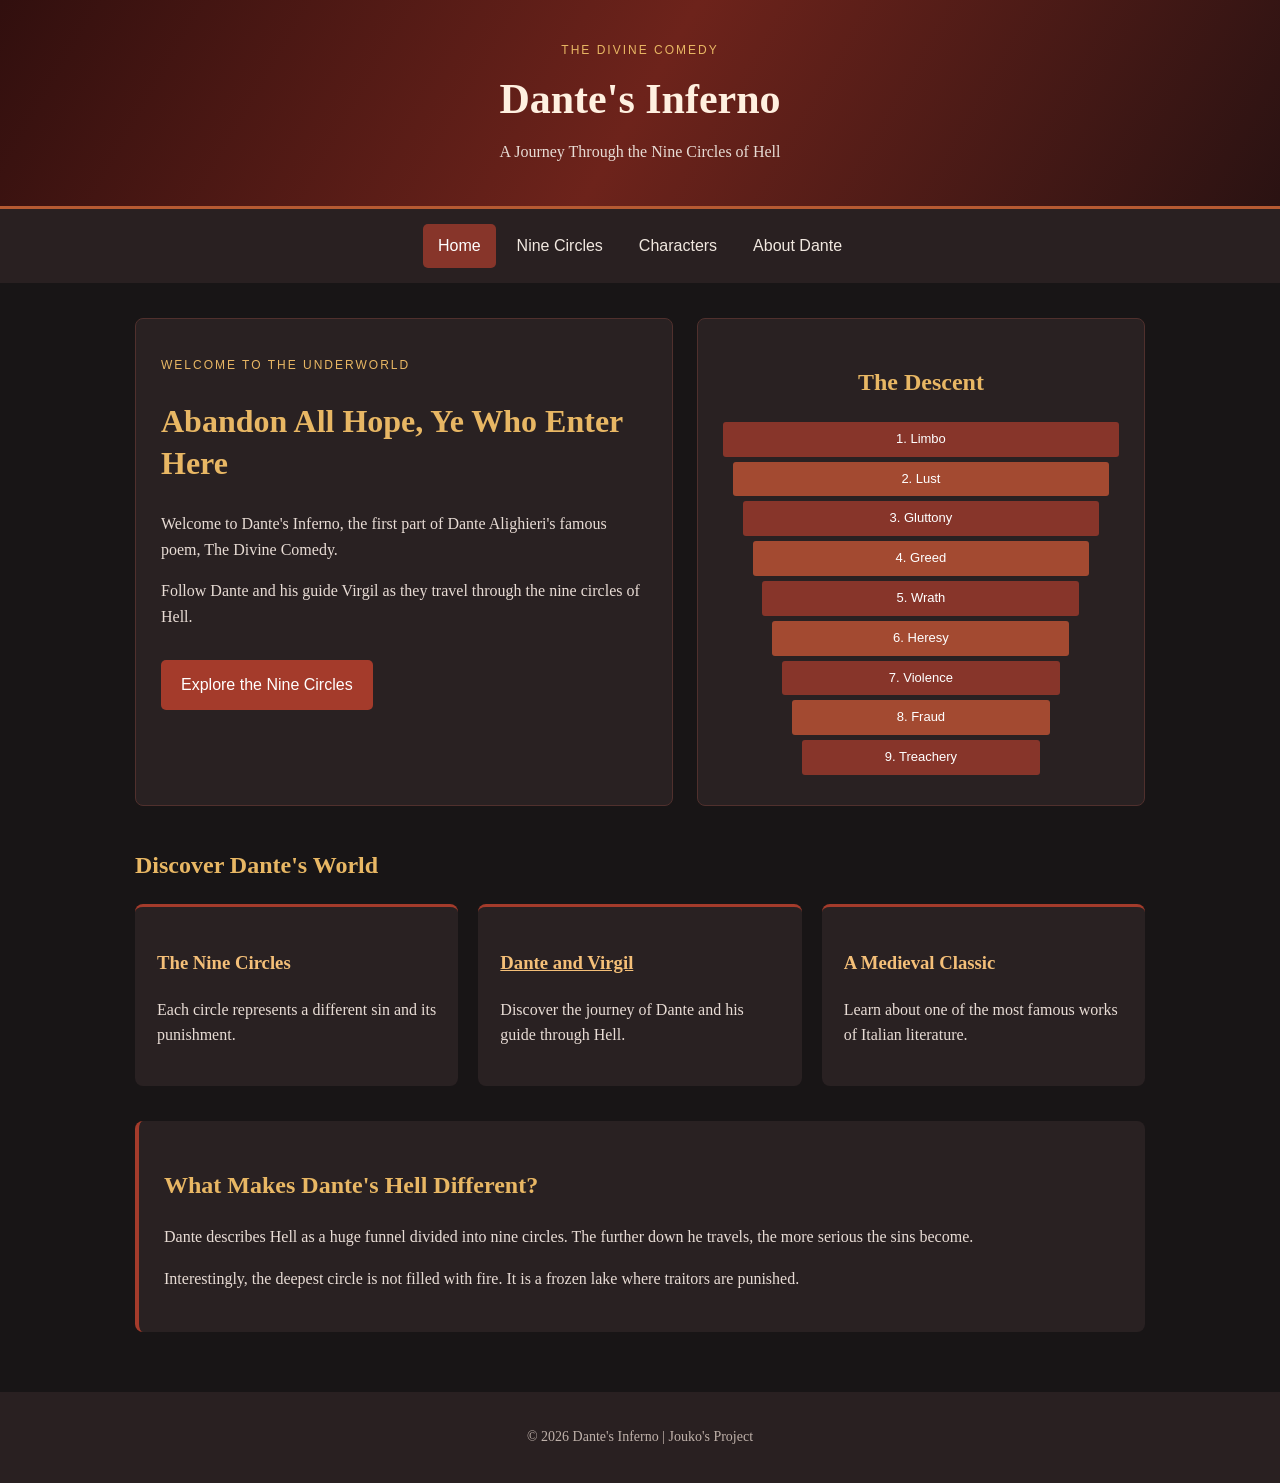
<file: index.html>
<!DOCTYPE html>
<html lang="en">
<head>
    <meta charset="UTF-8">
    <meta name="viewport" content="width=device-width, initial-scale=1.0">
    <title>Dante's Inferno - Home</title>
    <link rel="stylesheet" href="style.css">
</head>
<body>

<header>
    <p class="subtitle">THE DIVINE COMEDY</p>
    <h1>Dante's Inferno</h1>
    <p>A Journey Through the Nine Circles of Hell</p>
</header>

<nav aria-label="Main navigation">
    <a class="active" aria-current="page" href="index.html">Home</a>
    <a href="circles.html">Nine Circles</a>
    <a href="characters.html">Characters</a>
    <a href="about.html">About Dante</a>
</nav>

<main>
    <div class="hero">
        <div class="hero-text">
            <p class="subtitle">WELCOME TO THE UNDERWORLD</p>
            <h2>Abandon All Hope, Ye Who Enter Here</h2>

            <p>
                Welcome to Dante's Inferno, the first part of Dante Alighieri's
                famous poem, The Divine Comedy.
            </p>

            <p>
                Follow Dante and his guide Virgil as they travel through
                the nine circles of Hell.
            </p>

            <a class="button" href="circles.html">Explore the Nine Circles</a>
        </div>

        <div class="diagram">
            <h2>The Descent</h2>
            <div class="level level1">1. Limbo</div>
            <div class="level level2">2. Lust</div>
            <div class="level level3">3. Gluttony</div>
            <div class="level level4">4. Greed</div>
            <div class="level level5">5. Wrath</div>
            <div class="level level6">6. Heresy</div>
            <div class="level level7">7. Violence</div>
            <div class="level level8">8. Fraud</div>
            <div class="level level9">9. Treachery</div>
        </div>
    </div>

    <section>
        <h2>Discover Dante's World</h2>

        <div class="cards">
            <article class="card">
                <h3>The Nine Circles</h3>
                <p>Each circle represents a different sin and its punishment.</p>
            </article>

            <article class="card">
                <h3><a href="characters.html">Dante and Virgil</a></h3>
                <p>Discover the journey of Dante and his guide through Hell.</p>
            </article>

            <article class="card">
                <h3>A Medieval Classic</h3>
                <p>Learn about one of the most famous works of Italian literature.</p>
            </article>
        </div>
    </section>

    <section class="content-box">
        <h2>What Makes Dante's Hell Different?</h2>

        <p>
            Dante describes Hell as a huge funnel divided into nine circles.
            The further down he travels, the more serious the sins become.
        </p>

        <p>
            Interestingly, the deepest circle is not filled with fire.
            It is a frozen lake where traitors are punished.
        </p>
    </section>
</main>

<footer>
    <p>&copy; 2026 Dante's Inferno | Jouko's Project</p>
</footer>

</body>
</html>
</file>
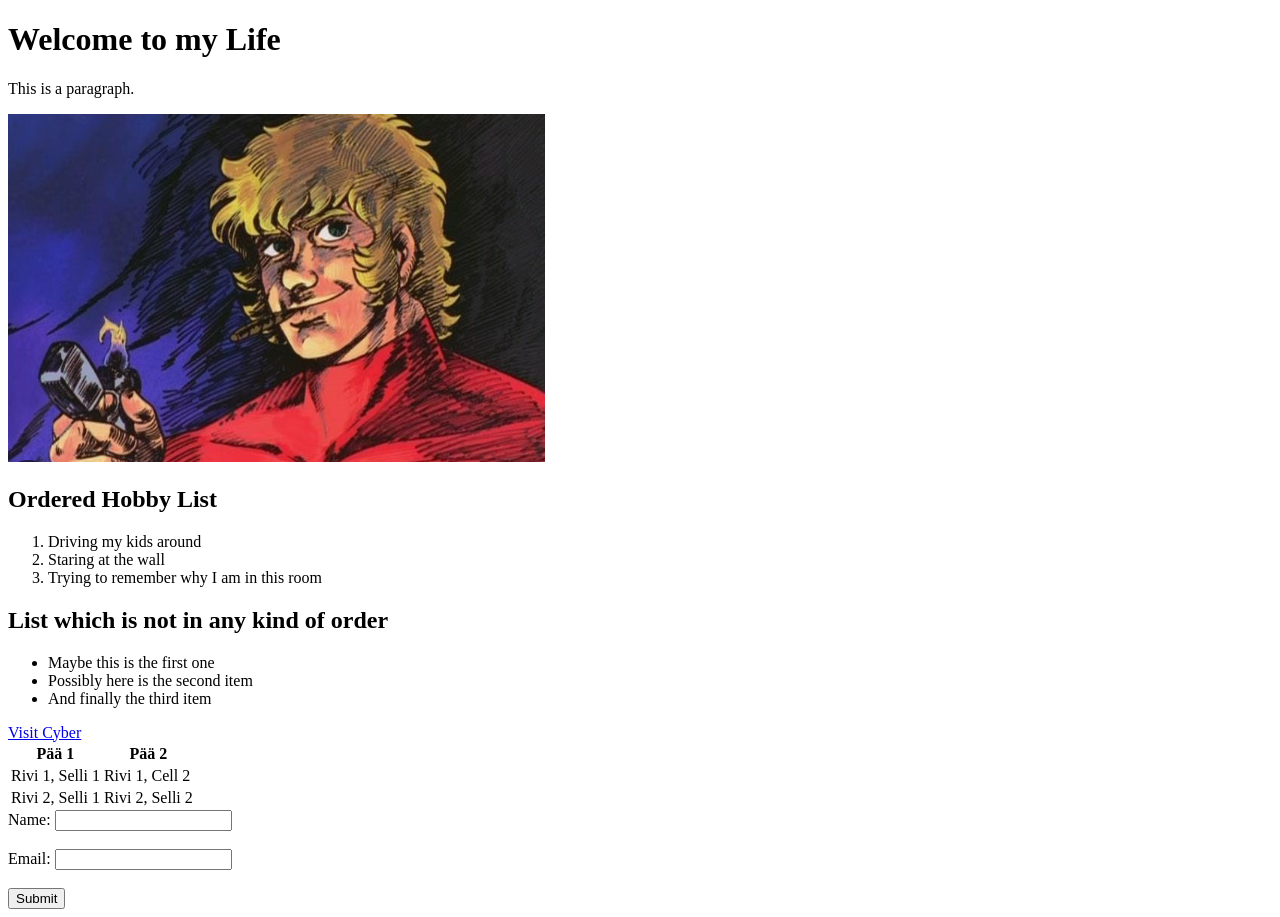
<file: Small assigments/WS01/index.html>
<!DOCTYPE html>
    <html lang="en">
    <head>
        <title>My Precious HTML Page</title>
    </head>
    <body>
        <h1>Welcome to my Life</h1>
        <p>This is a paragraph.</p>
        <img src="Cobra.png" alt="Memories from my childhood">
    
    <h2>Ordered Hobby List</h2>
    <ol>
        <li>Driving my kids around</li>
        <li>Staring at the wall</li>
        <li>Trying to remember why I am in this room</li>
    </ol>
    
    <h2>List which is not in any kind of order</h2>
    <ul>
        <li>Maybe this is the first one</li>
        <li>Possibly here is the second item</li>
        <li>And finally the third item</li>

    </ul><a href="https://kyberturvallisuuskeskus.fi/fi">Visit Cyber</a>

<table>
    <tr>
        <th>Pää 1</th>
        <th>Pää 2</th>
    </tr>
    <tr>
        <td>Rivi 1, Selli 1</td>
        <td>Rivi 1, Cell 2</td>
    </tr>
    <tr>
        <td>Rivi 2, Selli 1</td>
        <td>Rivi 2, Selli 2</td>
    </tr>
    </table>
<form>
    <label for="name">Name:</label>
    <input type="text" id="name" name="name"><br><br>
    <label for="email">Email:</label>
    <input type="email" id="email" name="email"><br><br>
    <input type="submit" value="Submit">
    </form>
    </body>
    </html>
</file>
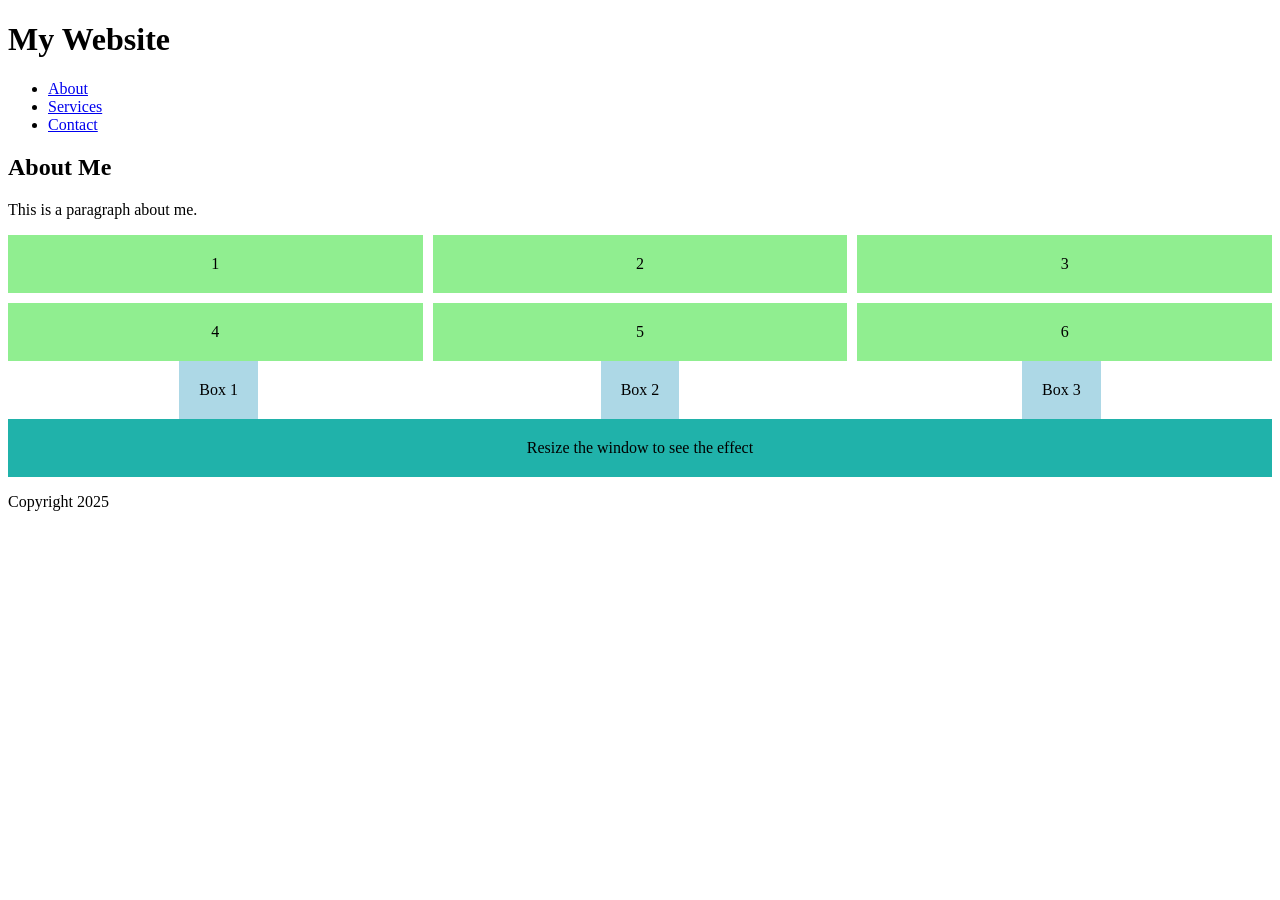
<file: Small assigments/WS04/index.html>
<!DOCTYPE html>
    <html lang="en">
    <head>
      <title>WS04</title>
    <link rel="stylesheet" href="styles.css">
   
    </head>
    <body>
       <header>
  <h1>My Website</h1>
  <nav>
    <ul>
      <li><a href="#about">About</a></li>
      <li><a href="#services">Services</a></li>
      <li><a href="#contact">Contact</a></li>
    </ul>
  </nav>
</header>

<main>
  <section id="about">
    <h2>About Me</h2>
    <p>This is a paragraph about me.</p>
  </section>

<div class="grid-container">
  <div class="grid-item">1</div>
  <div class="grid-item">2</div>
  <div class="grid-item">3</div>
  <div class="grid-item">4</div>
  <div class="grid-item">5</div>
  <div class="grid-item">6</div>
</div>

<div class="flex-container">
  <div class="box">Box 1</div>
  <div class="box">Box 2</div>
  <div class="box">Box 3</div>
</div>

<div class="responsive-box">Resize the window to see the effect</div>

</main>

<footer>
  <p>Copyright 2025</p>
</footer>



    </body>
    </html>
</file>
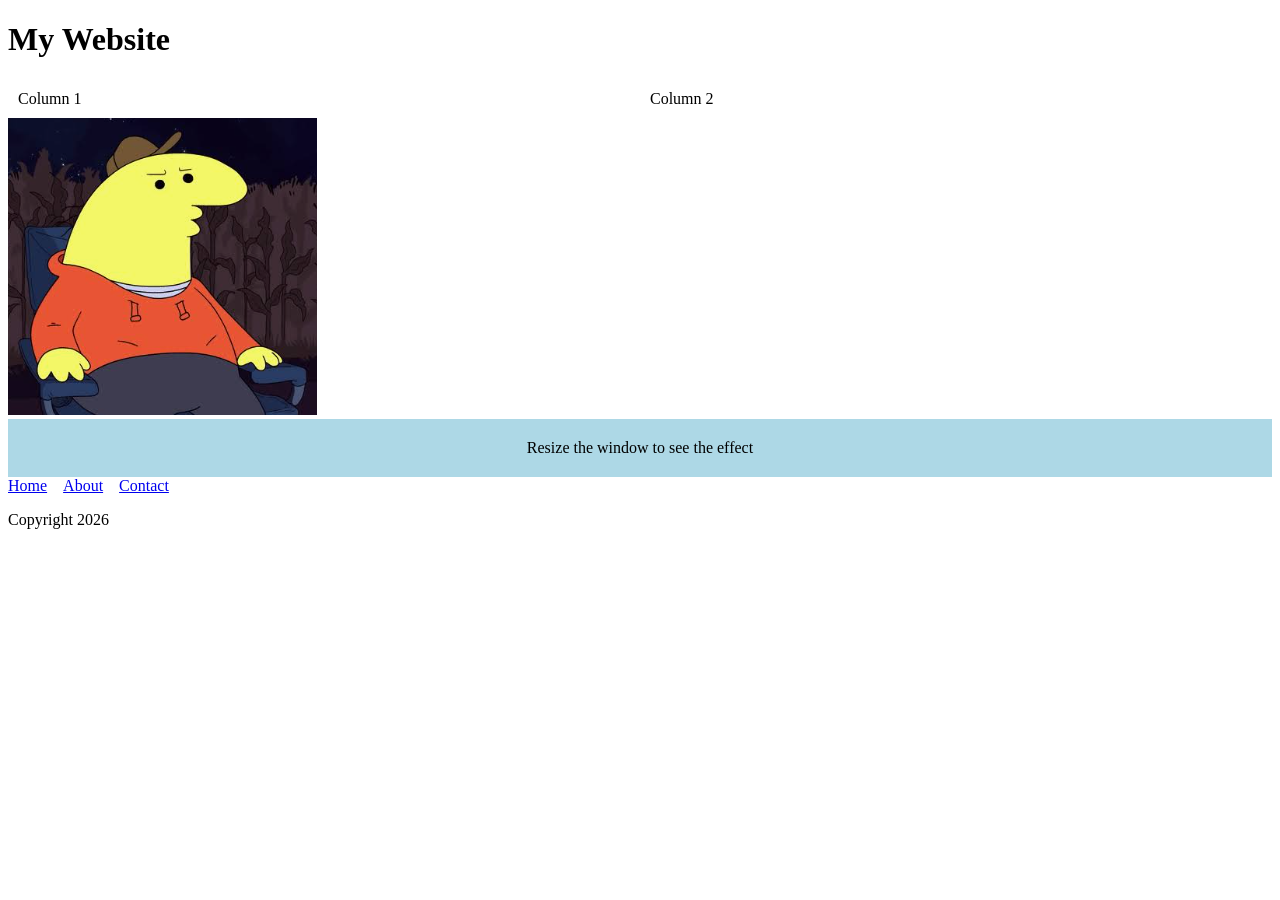
<file: Small assigments/WS05/index.html>
<!DOCTYPE html>
    <html lang="en">
    <head>
      <title>WS05</title>
    <link rel="stylesheet" href="styles.css">
    <meta name="viewport" content="width=device-width, initial-scale=1">
    </head>
    <body>
       <header>
  <h1>My Website</h1>
 
</header>

<main>
 
<div class="responsive-container">
      <div class="column">Column 1</div>
      <div class="column">Column 2</div>
    </div>

<img src="Smile.png" alt="Responsive Image" class="responsive-image">

<div class="media-query-box">Resize the window to see the effect</div>

<nav class="responsive-nav">
      <button type="button" class="menu-toggle" aria-expanded="false" aria-controls="nav-list">☰ Menu</button>
        <ul class="nav-list" id="nav-list">
        <li><a href="#">Home</a></li>
        <li><a href="#">About</a></li>
        <li><a href="#">Contact</a></li>
      </ul>
    </nav>

</main>

<footer>
  <p>Copyright 2026</p>
</footer>

<script>
  const menuButton = document.querySelector(".menu-toggle");

  menuButton.addEventListener("click", () => {
    const isOpen = menuButton.getAttribute("aria-expanded") === "true";
    menuButton.setAttribute("aria-expanded", String(!isOpen));
  });
</script>

    </body>
    </html>
</file>
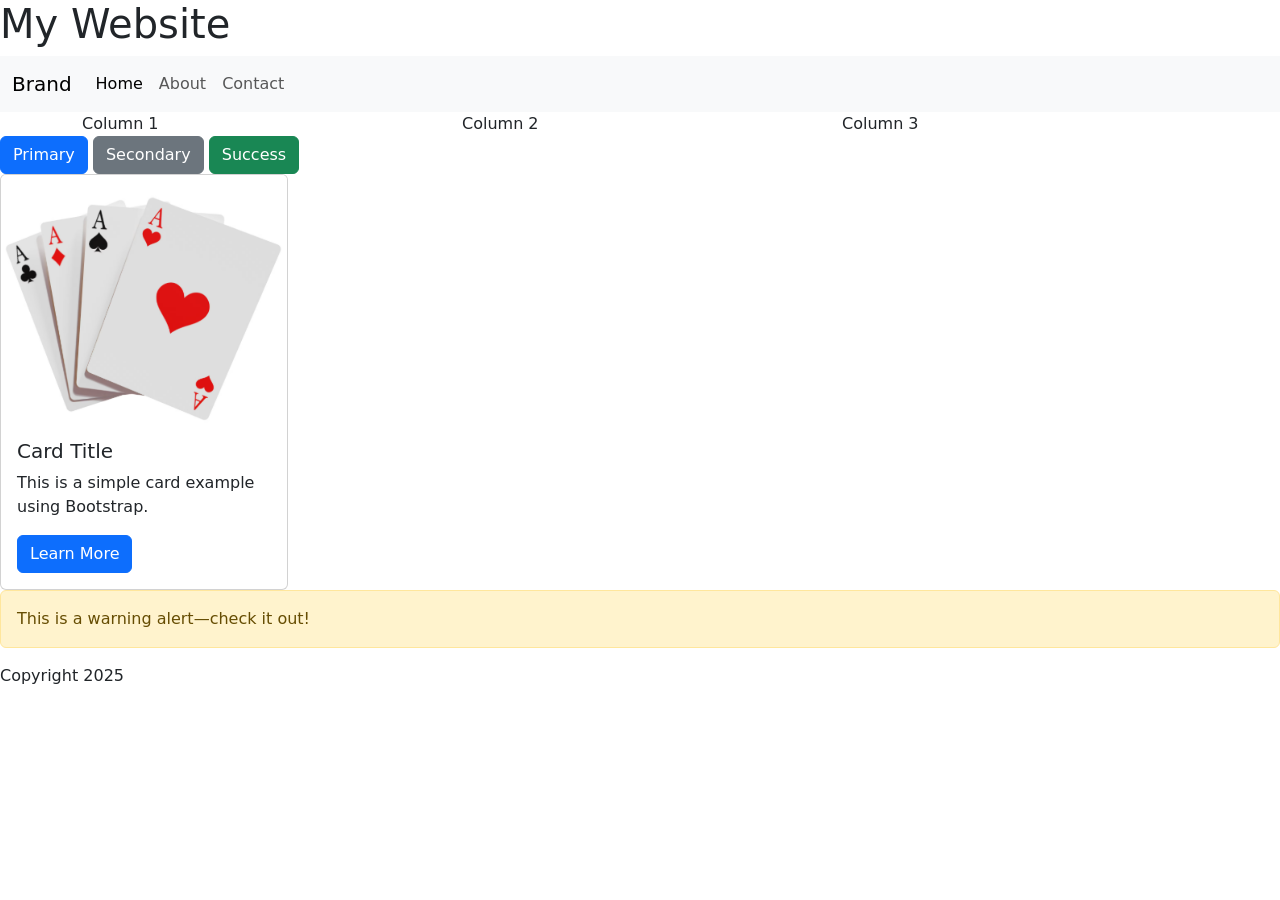
<file: Small assigments/WS06/index.html>
<!DOCTYPE html>
    <html lang="en">
    <head>
      <title>WS06</title>
    <!-- Bootstrap CSS -->
<link href="https://cdn.jsdelivr.net/npm/bootstrap@5.3.0/dist/css/bootstrap.min.css" rel="stylesheet">

<!-- Bootstrap JavaScript (place before closing </body> tag) -->
<script src="https://cdn.jsdelivr.net/npm/bootstrap@5.3.0/dist/js/bootstrap.bundle.min.js"></script>
   
    </head>
    <body>
       <header>
  <h1>My Website</h1>
 
</header>

<main>
 <nav class="navbar navbar-expand-lg navbar-light bg-light">
  <div class="container-fluid">
    <a class="navbar-brand" href="#">Brand</a>
    <button class="navbar-toggler" type="button" data-bs-toggle="collapse" data-bs-target="#navbarNav" aria-controls="navbarNav" aria-expanded="false" aria-label="Toggle navigation">
      <span class="navbar-toggler-icon"></span>
    </button>
    <div class="collapse navbar-collapse" id="navbarNav">
      <ul class="navbar-nav me-auto mb-2 mb-lg-0">
        <li class="nav-item"><a class="nav-link active" aria-current="page" href="#">Home</a></li>
        <li class="nav-item"><a class="nav-link" href="#">About</a></li>
        <li class="nav-item"><a class="nav-link" href="#">Contact</a></li>
      </ul>
    </div>
  </div>
</nav>

  <div class="container">
  <div class="row">
    <div class="col-md-4 col-12">Column 1</div>
    <div class="col-md-4 col-12">Column 2</div>
    <div class="col-md-4 col-12">Column 3</div>
  </div>
</div>

<button class="btn btn-primary">Primary</button>
<button class="btn btn-secondary">Secondary</button>
<button class="btn btn-success">Success</button>

<div class="card" style="width: 18rem;">
  <img src="card.png" class="card-img-top" alt="Card Image">
  <div class="card-body">
    <h5 class="card-title">Card Title</h5>
    <p class="card-text">This is a simple card example using Bootstrap.</p>
    <a href="#" class="btn btn-primary">Learn More</a>
  </div>
</div>

<div class="alert alert-warning" role="alert">
  This is a warning alert—check it out!
</div>

</main>

<footer>
  <p>Copyright 2025</p>
</footer>



    </body>
    </html>
</file>
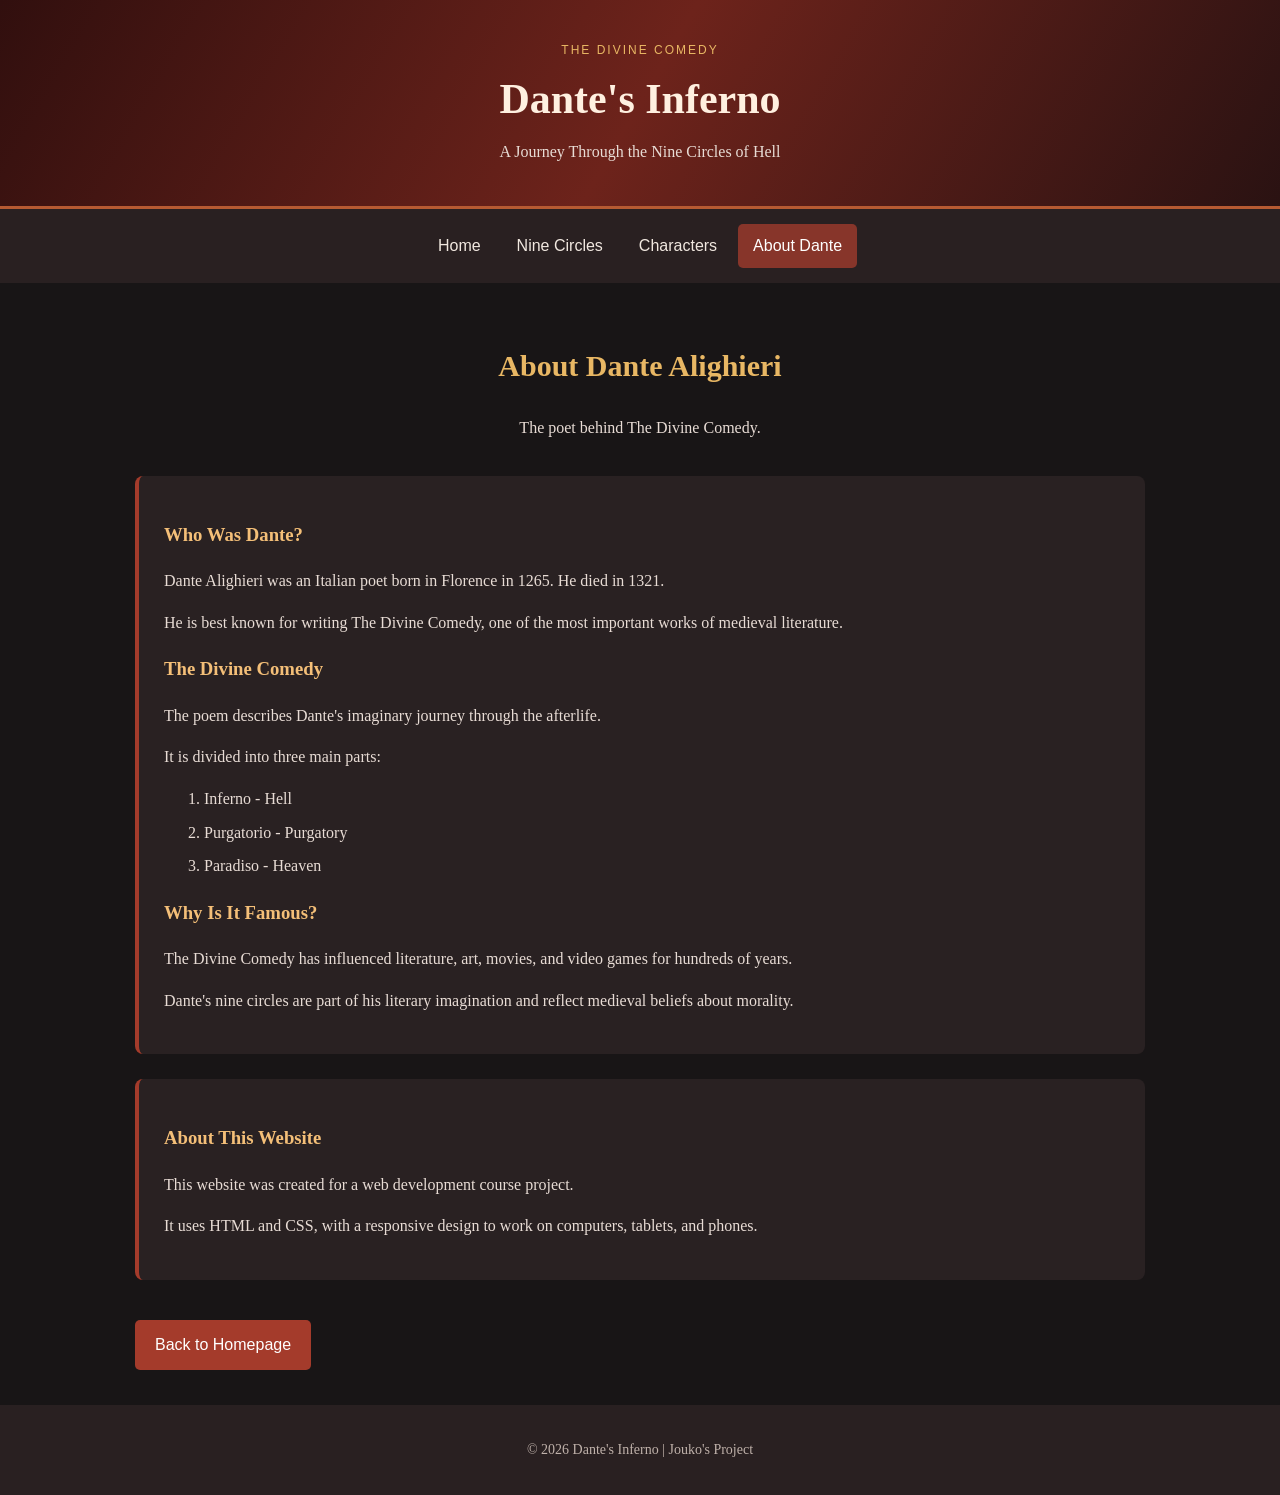
<file: about.html>
<!DOCTYPE html>
<html lang="en">
<head>
    <meta charset="UTF-8">
    <meta name="viewport" content="width=device-width, initial-scale=1.0">
    <title>Dante's Inferno - About</title>
    <link rel="stylesheet" href="style.css">
</head>
<body>

<header>
    <p class="subtitle">THE DIVINE COMEDY</p>
    <h1>Dante's Inferno</h1>
    <p>A Journey Through the Nine Circles of Hell</p>
</header>

<nav aria-label="Main navigation">
    <a href="index.html">Home</a>
    <a href="circles.html">Nine Circles</a>
    <a href="characters.html">Characters</a>
    <a class="active" aria-current="page" href="about.html">About Dante</a>
</nav>

<main>
    <section class="page-intro">
        <h2>About Dante Alighieri</h2>
        <p>The poet behind The Divine Comedy.</p>
    </section>

    <section class="content-box">
        <h3>Who Was Dante?</h3>
        <p>
            Dante Alighieri was an Italian poet born in Florence in 1265.
            He died in 1321.
        </p>
        <p>
            He is best known for writing The Divine Comedy, one of the most
            important works of medieval literature.
        </p>

        <h3>The Divine Comedy</h3>
        <p>The poem describes Dante's imaginary journey through the afterlife.</p>
        <p>It is divided into three main parts:</p>

        <ol>
            <li>Inferno - Hell</li>
            <li>Purgatorio - Purgatory</li>
            <li>Paradiso - Heaven</li>
        </ol>

        <h3>Why Is It Famous?</h3>
        <p>
            The Divine Comedy has influenced literature, art, movies,
            and video games for hundreds of years.
        </p>
        <p>
            Dante's nine circles are part of his literary imagination and
            reflect medieval beliefs about morality.
        </p>
    </section>

    <section class="content-box">
        <h3>About This Website</h3>
        <p>This website was created for a web development course project.</p>
        <p>
            It uses HTML and CSS, with a responsive design to work on
            computers, tablets, and phones.
        </p>
    </section>

    <a class="button" href="index.html">Back to Homepage</a>
</main>

<footer>
    <p>&copy; 2026 Dante's Inferno | Jouko's Project</p>
</footer>

</body>
</html>
</file>
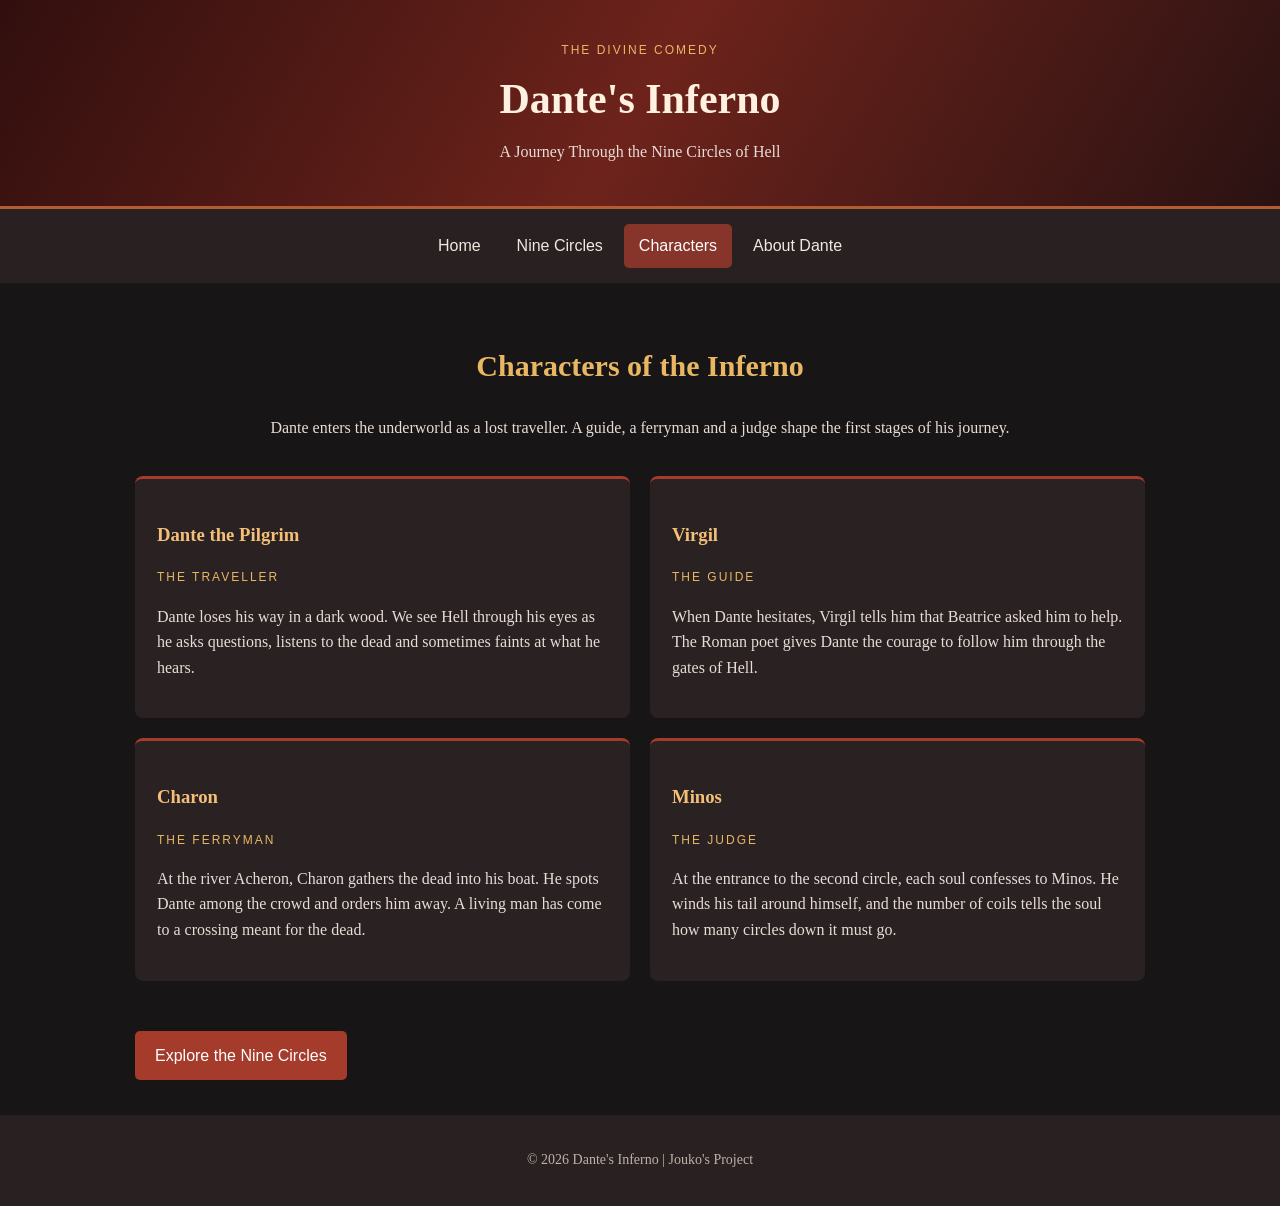
<file: characters.html>
<!DOCTYPE html>
<html lang="en">
<head>
    <meta charset="UTF-8">
    <meta name="viewport" content="width=device-width, initial-scale=1.0">
    <title>Dante's Inferno - Characters</title>
    <link rel="stylesheet" href="style.css">
</head>
<body>

<header>
    <p class="subtitle">THE DIVINE COMEDY</p>
    <h1>Dante's Inferno</h1>
    <p>A Journey Through the Nine Circles of Hell</p>
</header>

<nav aria-label="Main navigation">
    <a href="index.html">Home</a>
    <a href="circles.html">Nine Circles</a>
    <a class="active" aria-current="page" href="characters.html">Characters</a>
    <a href="about.html">About Dante</a>
</nav>

<main>
    <section class="page-intro">
        <h2>Characters of the Inferno</h2>
        <p>
            Dante enters the underworld as a lost traveller.
            A guide, a ferryman and a judge shape the first stages of his journey.
        </p>
    </section>

    <div class="cards character-grid">
        <article class="card">
            <h3>Dante the Pilgrim</h3>
            <p class="subtitle">THE TRAVELLER</p>
            <p>
                Dante loses his way in a dark wood. We see Hell through his eyes
                as he asks questions, listens to the dead and sometimes faints
                at what he hears.
            </p>
        </article>

        <article class="card">
            <h3>Virgil</h3>
            <p class="subtitle">THE GUIDE</p>
            <p>
                When Dante hesitates, Virgil tells him that Beatrice asked him
                to help. The Roman poet gives Dante the courage to follow him
                through the gates of Hell.
            </p>
        </article>

        <article class="card">
            <h3>Charon</h3>
            <p class="subtitle">THE FERRYMAN</p>
            <p>
                At the river Acheron, Charon gathers the dead into his boat.
                He spots Dante among the crowd and orders him away.
                A living man has come to a crossing meant for the dead.
            </p>
        </article>

        <article class="card">
            <h3>Minos</h3>
            <p class="subtitle">THE JUDGE</p>
            <p>
                At the entrance to the second circle, each soul confesses to Minos.
                He winds his tail around himself, and the number of coils tells
                the soul how many circles down it must go.
            </p>
        </article>
    </div>

    <a class="button" href="circles.html">Explore the Nine Circles</a>
</main>

<footer>
    <p>&copy; 2026 Dante's Inferno | Jouko's Project</p>
</footer>

</body>
</html>
</file>
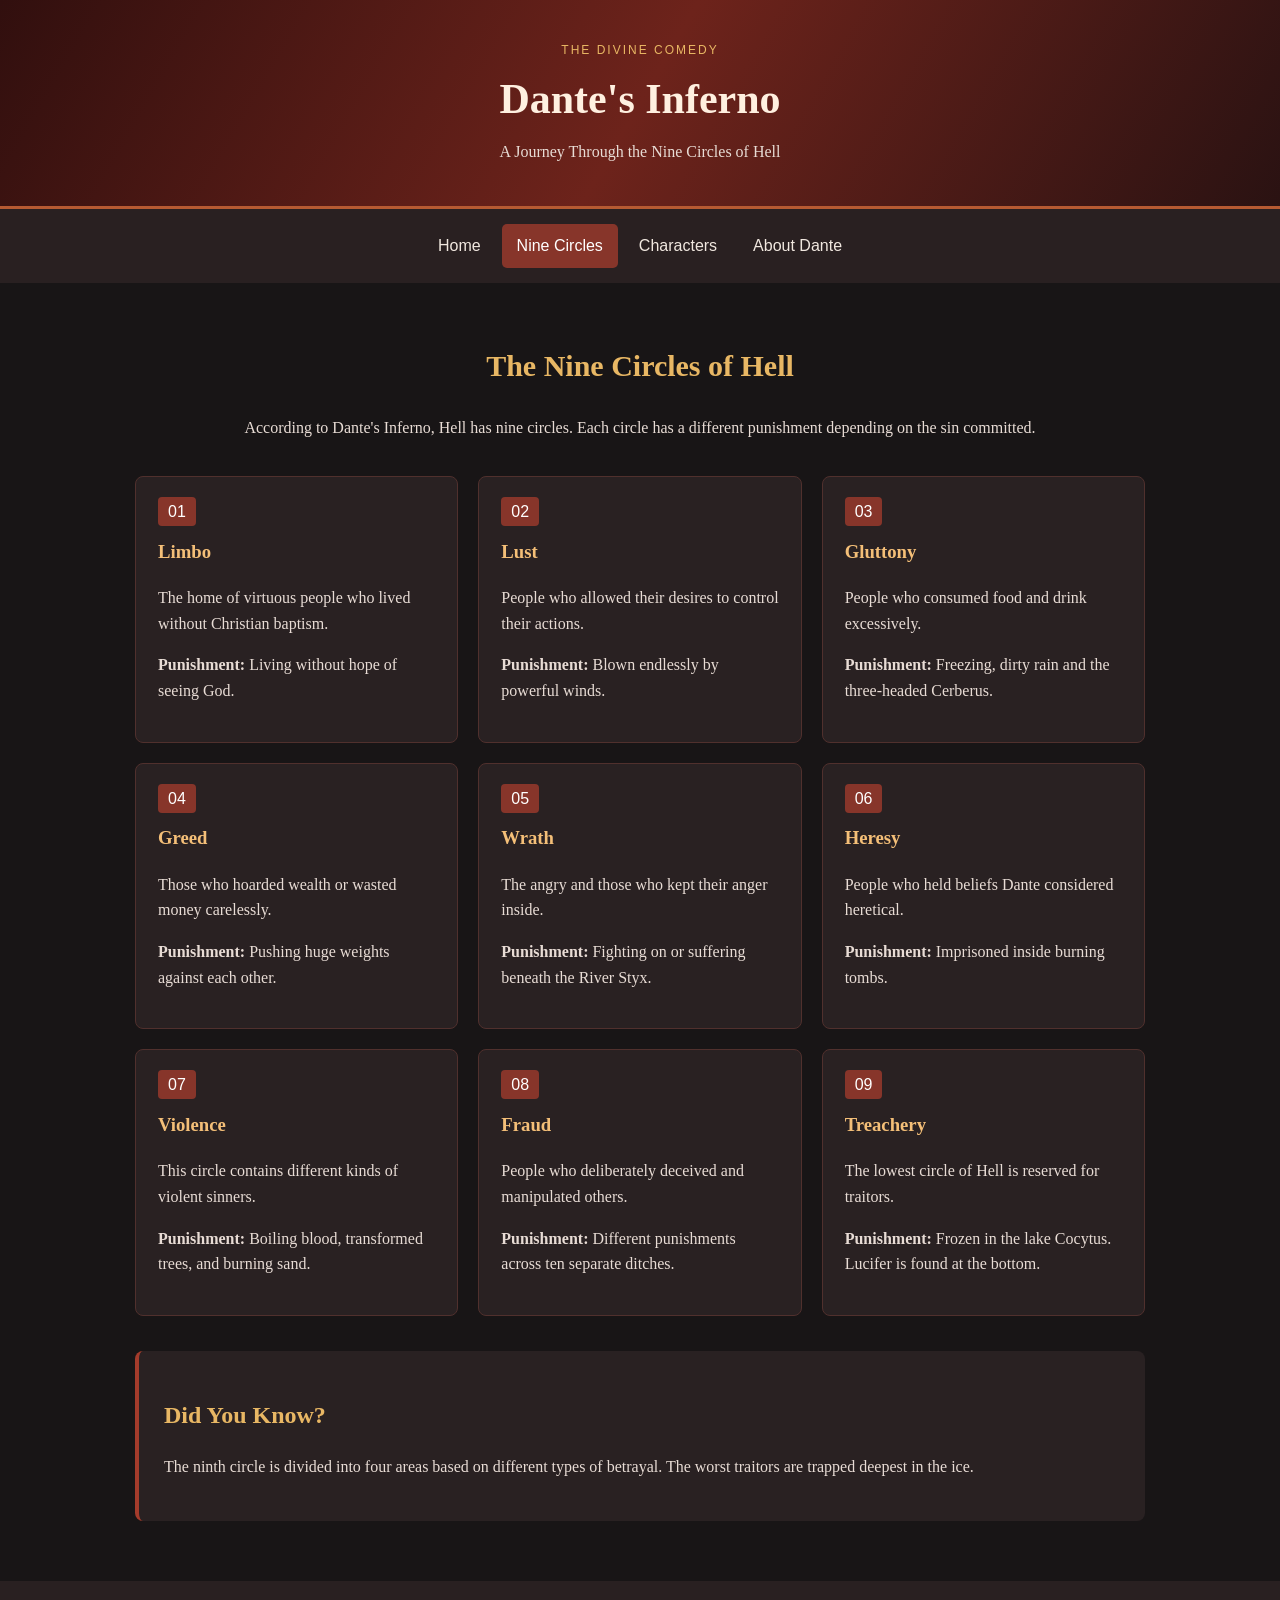
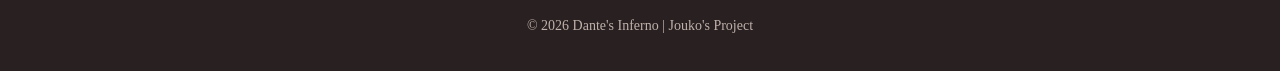
<file: circles.html>
<!DOCTYPE html>
<html lang="en">
<head>
    <meta charset="UTF-8">
    <meta name="viewport" content="width=device-width, initial-scale=1.0">
    <title>Dante's Inferno - Nine Circles</title>
    <link rel="stylesheet" href="style.css">
</head>
<body>

<header>
    <p class="subtitle">THE DIVINE COMEDY</p>
    <h1>Dante's Inferno</h1>
    <p>A Journey Through the Nine Circles of Hell</p>
</header>

<nav aria-label="Main navigation">
    <a href="index.html">Home</a>
    <a class="active" aria-current="page" href="circles.html">Nine Circles</a>
    <a href="characters.html">Characters</a>
    <a href="about.html">About Dante</a>
</nav>

<main>
    <section class="page-intro">
        <h2>The Nine Circles of Hell</h2>
        <p>
            According to Dante's Inferno, Hell has nine circles.
            Each circle has a different punishment depending on the sin committed.
        </p>
    </section>

    <div class="circle-grid">
        <article class="circle-card">
            <span class="number">01</span>
            <h3>Limbo</h3>
            <p>The home of virtuous people who lived without Christian baptism.</p>
            <p><strong>Punishment:</strong> Living without hope of seeing God.</p>
        </article>

        <article class="circle-card">
            <span class="number">02</span>
            <h3>Lust</h3>
            <p>People who allowed their desires to control their actions.</p>
            <p><strong>Punishment:</strong> Blown endlessly by powerful winds.</p>
        </article>

        <article class="circle-card">
            <span class="number">03</span>
            <h3>Gluttony</h3>
            <p>People who consumed food and drink excessively.</p>
            <p><strong>Punishment:</strong> Freezing, dirty rain and the three-headed Cerberus.</p>
        </article>

        <article class="circle-card">
            <span class="number">04</span>
            <h3>Greed</h3>
            <p>Those who hoarded wealth or wasted money carelessly.</p>
            <p><strong>Punishment:</strong> Pushing huge weights against each other.</p>
        </article>

        <article class="circle-card">
            <span class="number">05</span>
            <h3>Wrath</h3>
            <p>The angry and those who kept their anger inside.</p>
            <p><strong>Punishment:</strong> Fighting on or suffering beneath the River Styx.</p>
        </article>

        <article class="circle-card">
            <span class="number">06</span>
            <h3>Heresy</h3>
            <p>People who held beliefs Dante considered heretical.</p>
            <p><strong>Punishment:</strong> Imprisoned inside burning tombs.</p>
        </article>

        <article class="circle-card">
            <span class="number">07</span>
            <h3>Violence</h3>
            <p>This circle contains different kinds of violent sinners.</p>
            <p><strong>Punishment:</strong> Boiling blood, transformed trees, and burning sand.</p>
        </article>

        <article class="circle-card">
            <span class="number">08</span>
            <h3>Fraud</h3>
            <p>People who deliberately deceived and manipulated others.</p>
            <p><strong>Punishment:</strong> Different punishments across ten separate ditches.</p>
        </article>

        <article class="circle-card">
            <span class="number">09</span>
            <h3>Treachery</h3>
            <p>The lowest circle of Hell is reserved for traitors.</p>
            <p>
                <strong>Punishment:</strong> Frozen in the lake Cocytus.
                Lucifer is found at the bottom.
            </p>
        </article>
    </div>

    <section class="content-box">
        <h2>Did You Know?</h2>
        <p>
            The ninth circle is divided into four areas based on different
            types of betrayal. The worst traitors are trapped deepest in the ice.
        </p>
    </section>
</main>

<footer>
    <p>&copy; 2026 Dante's Inferno | Jouko's Project</p>
</footer>

</body>
</html>
</file>
<file: style.css>
/* General settings */
* {
    box-sizing: border-box;
}

body {
    margin: 0;
    font-family: Georgia, serif;
    background-color: #181516;
    color: #e8dcd5;
    line-height: 1.6;
}

/* Header */
header {
    background: linear-gradient(120deg,
        #310f0e, #6d231b, #2a1212);
    text-align: center;
    padding: 35px 15px;
    border-bottom: 3px solid #b65a32;
}

header h1 {
    font-size: 42px;
    color: #fff0e0;
    margin: 0;
}

header p {
    margin: 6px 0;
}

.subtitle {
    color: #e8b764;
    font-size: 12px;
    letter-spacing: 2px;
    font-family: Arial, sans-serif;
}

/* Navigation */
nav {
    background-color: #292021;
    display: flex;
    justify-content: center;
    flex-wrap: wrap;
    padding: 12px;
}

nav a {
    color: #f1e8e0;
    text-decoration: none;
    font-family: Arial, sans-serif;
    padding: 9px 15px;
    margin: 3px;
    border-radius: 5px;
}

nav a:hover,
nav a.active {
    background-color: #87352a;
    color: white;
}

/* Main content */
main {
    max-width: 1050px;
    margin: auto;
    padding: 35px 20px;
    min-height: 65vh;
}

h2 {
    color: #e8b764;
}

h3 {
    color: #f4bf78;
}

/* Homepage welcome area */
.hero {
    display: grid;
    grid-template-columns: 1.2fr 1fr;
    gap: 24px;
    margin-bottom: 40px;
}

.hero-text,
.diagram {
    background-color: #292122;
    border: 1px solid #50302d;
    border-radius: 8px;
    padding: 25px;
}

.hero-text h2 {
    font-size: 32px;
    line-height: 1.3;
}

.button {
    display: inline-block;
    background-color: #a43b2b;
    color: white;
    text-decoration: none;
    font-family: Arial, sans-serif;
    padding: 12px 20px;
    border-radius: 5px;
    margin-top: 15px;
}

.button:hover {
    background-color: #cc5135;
}

/* Nine circle funnel on homepage */
.diagram {
    text-align: center;
}

.diagram h3 {
    margin-top: 0;
}

.level {
    background-color: #87352a;
    padding: 7px;
    margin: 5px auto;
    color: white;
    font-family: Arial, sans-serif;
    font-size: 13px;
    border-radius: 3px;
}

.level:nth-of-type(even) {
    background-color: #a34a31;
}

.level1 { width: 100%; }
.level2 { width: 95%; }
.level3 { width: 90%; }
.level4 { width: 85%; }
.level5 { width: 80%; }
.level6 { width: 75%; }
.level7 { width: 70%; }
.level8 { width: 65%; }
.level9 { width: 60%; }

/* Koti cards */
.cards {
    display: grid;
    grid-template-columns: repeat(3, 1fr);
    gap: 20px;
    margin-bottom: 35px;
}

.card {
    background-color: #292122;
    padding: 22px;
    border-radius: 8px;
    border-top: 3px solid #a43b2b;
}

.card:hover {
    background-color: #372829;
}

/* Sisältö/Content sections */
.content-box {
    background-color: #292122;
    padding: 25px;
    margin-bottom: 25px;
    border-radius: 8px;
    border-left: 4px solid #a43b2b;
}

.page-intro {
    text-align: center;
    margin-bottom: 35px;
}

.page-intro h2 {
    font-size: 30px;
}

/* Yhdeksän circles page */
.circle-grid {
    display: grid;
    grid-template-columns: repeat(3, 1fr);
    gap: 20px;
    margin-bottom: 35px;
}

.circle-card {
    background-color: #292122;
    border: 1px solid #50302d;
    border-radius: 8px;
    padding: 22px;
}

.circle-card:hover {
    background-color: #372829;
    border-color: #b65a32;
}

.circle-card h3 {
    margin-top: 12px;
}

.number {
    background-color: #87352a;
    color: white;
    font-family: Arial, sans-serif;
    padding: 6px 10px;
    border-radius: 4px;
}

li {
    margin-bottom: 8px;
}

/* Footer */
footer {
    background-color: #292021;
    text-align: center;
    color: #bfb1aa;
    padding: 20px;
    font-size: 14px;
}

/* Tablet and mobile screens */
@media (max-width: 760px) {
    .hero {
        grid-template-columns: 1fr;
    }

    .cards {
        grid-template-columns: 1fr;
    }

    .circle-grid {
        grid-template-columns: repeat(2, 1fr);
    }

    main {
        padding: 25px 15px;
    }
}

/* Small mobile screens */
@media (max-width: 480px) {
    header h1 {
        font-size: 30px;
    }

    .hero-text h2 {
        font-size: 25px;
    }

    nav a {
        font-size: 14px;
        padding: 8px 10px;
    }

    .circle-grid {
        grid-template-columns: 1fr;
    }

    .hero-text,
    .diagram,
    .content-box {
        padding: 20px;
    }
}
/* Characters page */
.character-grid {
    grid-template-columns: repeat(2, 1fr);
}

/* Link inside the Dante and Virgil homepage card */
.card h3 a {
    color: inherit;
}

@media (max-width: 760px) {
    .character-grid {
        grid-template-columns: 1fr;
    }
}
</file>
<file: Small assigments/WS04/styles.css>
.grid-container {
  display: grid;
  grid-template-columns: repeat(3, 1fr);
  grid-gap: 10px;
}

.grid-item {
  background-color: lightgreen;
  padding: 20px;
  text-align: center;
}

.flex-container {
  display: flex;
  justify-content: space-around;
  align-items: center;
}

.box {
  background-color: lightblue;
  padding: 20px;
  text-align: center;
}

.responsive-box {
  padding: 20px;
  text-align: center;
}

@media (max-width: 600px) {
  .responsive-box {
    background-color: lightcoral;
  }
}

@media (min-width: 601px) {
  .responsive-box {
    background-color: lightseagreen;
  }
}
</file>
<file: Small assigments/WS05/styles.css>
/* Task 1: Responsive two-column layout */
.responsive-container {
  display: flex;
  flex-wrap: wrap;
}

.column {
  flex: 1;
  padding: 10px;
}

@media (max-width: 600px) {
  .column {
    flex: 100%;
  }
}

/* Task 2: Responsive image */
.responsive-image {
  max-width: 100%;
  height: auto;
}

/* Task 3: Change the box colour based on the window width */
.media-query-box {
  padding: 20px;
  text-align: center;
  background-color: lightblue;
}

@media (max-width: 600px) {
  .media-query-box {
    background-color: lightcoral;
  }
}

/* Task 4: Responsive navigation bar */
.responsive-nav .menu-toggle {
  display: none;
}

.responsive-nav .nav-list {
  display: flex;
  gap: 16px;
  list-style: none;
  margin: 0;
  padding: 0;
}

@media (max-width: 600px) {
  .responsive-nav .menu-toggle {
    display: block;
  }

  .responsive-nav .nav-list {
    display: none;
    flex-direction: column;
    gap: 8px;
    margin-top: 8px;
  }

  .responsive-nav .menu-toggle[aria-expanded="true"] + .nav-list {
    display: flex;
  }
}
</file>
